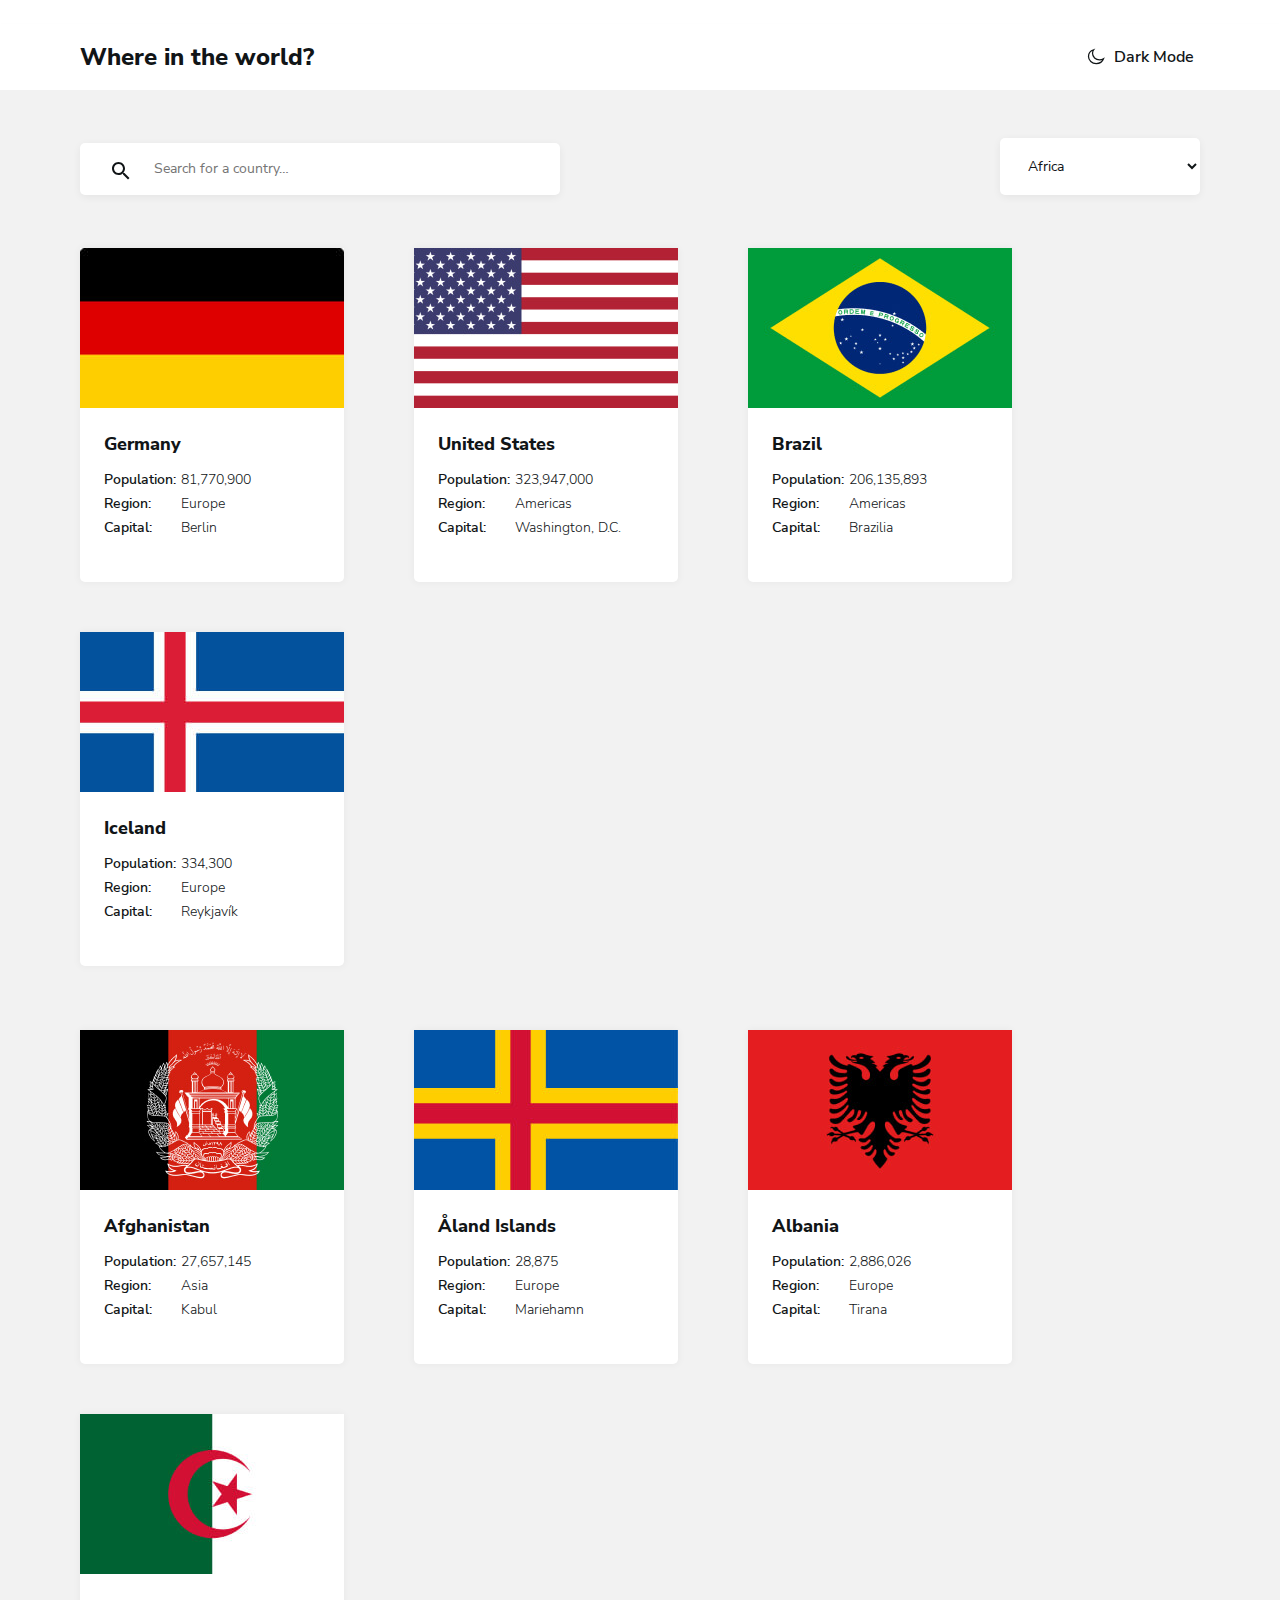
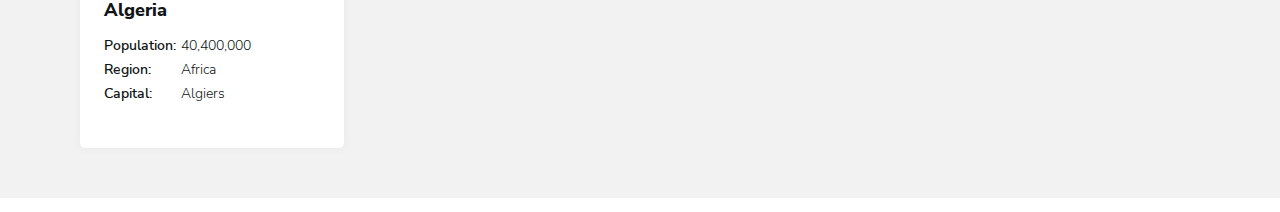
<file: index.html>
<!DOCTYPE html>
<html lang="en">
<head>
    <meta charset="UTF-8">
    <meta http-equiv="X-UA-Compatible" content="IE=edge">
    <meta name="viewport" content="width=device-width, initial-scale=1.0">
    <title>Countries</title>

    <!-- stylesheet -->
    <!-- <link rel="stylesheet" href="./css/normalize.css">
    <link rel="stylesheet" href="./css/styles.css"> -->
    <link rel="stylesheet" href="./css/mini.styles.css">
</head>
<body>
    <div class="container site-header-container">
        <header class="site-header">
                <a href="index.html" class="site-heading-link"><h1 class="site-heading">Where in the world?</h1></a>
                <div class="btn-box">
                    <button class="main-btn" type="button">
                        <svg class="moon-icon" xmlns="http://www.w3.org/2000/svg" width="20" height="20"><path fill="#fff" fill-rule="evenodd" stroke="currentColor" stroke-width="1.25" d="M13.553 13.815c-3.884 0-7.034-2.887-7.034-6.447 0-1.343.448-2.586 1.212-3.618-3.04.945-5.231 3.581-5.231 6.688 0 3.9 3.45 7.062 7.704 7.062 3.389 0 6.266-2.007 7.296-4.796a7.458 7.458 0 0 1-3.947 1.111Z" clip-rule="evenodd"/></svg>
                        <span class="main-btn-text">Dark Mode</span>
                    </button>
                </div>
        </header>
    </div>

    <main class="main-content">
        <div class="container main-container">
            <form action="https://echo.htmlacademy.ru" method="GET">

                <div>
                    <div class="search-wrapper">
                        <svg class="search-icon" xmlns="http://www.w3.org/2000/svg" width="18" height="18" fill="none"><path fill="currentColor" fill-rule="evenodd" d="M12.5 11h-.8l-.3-.3c1-1.1 1.6-2.6 1.6-4.2C13 2.9 10.1 0 6.5 0S0 2.9 0 6.5 2.9 13 6.5 13c1.6 0 3.1-.6 4.2-1.6l.3.3v.8l5 5 1.5-1.5-5-5Zm-6 0C4 11 2 9 2 6.5S4 2 6.5 2 11 4 11 6.5 9 11 6.5 11Z" clip-rule="evenodd"/></svg>
                        <input  type="search" class="search-input" aria-label="search" placeholder="Search for a country…">
                    </div>
                </div>
                <select name="countries" id="countries" aria-label="countries">
                    <option value="Africa">Africa</option>
                    <option value="America">America</option>
                    <option value="Asia">Asia</option>
                    <option value="Europe">Europe</option>
                    <option value="Oceania">Oceania</option>
                </select>
            </form>
            <ul class="countries-list margin-bottom">
                <li class="countries-item">
                    <a href="#" class="countries-link">
                        <img src="./img/flag-germany.jpg" alt="flag-germany" srcset="./img/flag-germany.jpg 1x, ./img/flag-germany@2x.jpg 2x" width="264" height="160">
                        <h3 class="countries-item-heading">Germany</h3>
                        <div class="countries-item-content-box">
                            <div>
                                <h4 class="countries-item-content-heading">Population:</h4>
                                <h4 class="countries-item-content-heading">Region:</h4>
                                <h4 class="countries-item-content-heading">Capital:</h4>
                            </div>
                            <div>
                                <span class="countries-item-content-text"> 81,770,900</span>
                                <span class="countries-item-content-text"> Europe</span>
                                <span class="countries-item-content-text">Berlin</span>
                            </div>
                        </div>
                    </a>
                </li>
                <li class="countries-item">
                    <a href="#" class="countries-link">
                        <img src="./img/united-states.jpg" alt="united-states-flag" srcset="./img/united-states.jpg 1x, ./img/united-states@2x.jpg 2x" width="264" height="160">
                        <h3 class="countries-item-heading">United States</h3>
                        <div class="countries-item-content-box">
                            <div>
                                <h4 class="countries-item-content-heading">Population:</h4>
                                <h4 class="countries-item-content-heading">Region:</h4>
                                <h4 class="countries-item-content-heading">Capital:</h4>
                            </div>
                            <div>
                                <span class="countries-item-content-text"> 323,947,000</span>
                                <span class="countries-item-content-text">Americas</span>
                                 <span class="countries-item-content-text">Washington, D.C.</span>
                            </div>

                        </div>
                    </a>
                </li>
                <li class="countries-item">
                    <a href="#" class="countries-link">
                        <img src="./img/brazil.jpg" alt="brazil-flag" srcset="./img/brazil.jpg 1x, ./img/brazil@2x.jpg 2x" width="264" height="160">
                        <h3 class="countries-item-heading">Brazil</h3>
                        <div class="countries-item-content-box">
                            <div>
                                <h4 class="countries-item-content-heading">Population:</h4>
                                <h4 class="countries-item-content-heading">Region:</h4>
                                <h4 class="countries-item-content-heading">Capital:</h4>
                            </div>
                            <div>
                                <span class="countries-item-content-text"> 206,135,893</span>
                                <span class="countries-item-content-text">Americas</span>
                                <span class="countries-item-content-text">Brazilia</span>
                            </div>
                        </div>
                    </a>
                </li>

                <li class="countries-item">
                    <a href="#" class="countries-link">
                        <img src="./img/island.jpg" alt="island-flag" srcset="./img/island.jpg 1x, ./img/island@2x.jpg 2x" width="264" height="160">
                        <h3 class="countries-item-heading">Iceland</h3>
                        <div class="countries-item-content-box">
                            <div>
                                <h4 class="countries-item-content-heading">Population:</h4>
                                <h4 class="countries-item-content-heading">Region:</h4>
                                <h4 class="countries-item-content-heading">Capital:</h4>
                            </div>
                            <div>
                                <span class="countries-item-content-text">334,300</span>
                                <span class="countries-item-content-text">Europe</span>
                                <span class="countries-item-content-text">Reykjavík</span>
                            </div>
                        </div>
                    </a>
                    </li>
                </ul>

                <ul class="countries-list">
                    <li class="countries-item">
                        <a href="#" class="countries-link">
                            <img src="./img/Afganistan.jpg" alt="Afganistan-flag" srcset="./img/Afganistan.jpg 1x, ./img/Afganistan@2x.jpg 2x" width="264" height="160">
                            <h3 class="countries-item-heading">Afghanistan</h3>
                            <div class="countries-item-content-box">
                                <div>
                                    <h4 class="countries-item-content-heading">Population:</h4>
                                    <h4 class="countries-item-content-heading">Region:</h4>
                                    <h4 class="countries-item-content-heading">Capital:</h4>
                                </div>
                                <div>
                                    <span class="countries-item-content-text">27,657,145</span>
                                    <span class="countries-item-content-text">Asia</span>
                                    <span class="countries-item-content-text">Kabul</span>
                                </div>
                            </div>
                        </a>
                    </li>
                    <li class="countries-item">
                        <a href="#" class="countries-link">
                            <img src="./img/aland-island.jpg" alt="aland-island flag" srcset="./img/aland-island.jpg 1x, ./img/aland-island@2x.jpg 2x" width="264" height="160">
                            <h3 class="countries-item-heading">Åland Islands</h3>
                            <div class="countries-item-content-box">
                                <div>
                                    <h4 class="countries-item-content-heading">Population:</h4>
                                    <h4 class="countries-item-content-heading">Region:</h4>
                                    <h4 class="countries-item-content-heading">Capital:</h4>
                                </div>
                                <div>
                                    <span class="countries-item-content-text">28,875</span>
                                    <span class="countries-item-content-text">Europe</span>
                                     <span class="countries-item-content-text">Mariehamn</span>
                                </div>
                            </div>
                        </a>
                    </li>
                    <li class="countries-item">
                        <a href="#" class="countries-link">
                            <img src="./img/Albania.jpg" alt="Albania flag" srcset="./img/Albania.jpg 1x, ./img/Albania@2x.jpg 2x" width="264" height="160">
                            <h3 class="countries-item-heading">Albania</h3>
                            <div class="countries-item-content-box">
                                <div>
                                    <h4 class="countries-item-content-heading">Population:</h4>
                                    <h4 class="countries-item-content-heading">Region:</h4>
                                    <h4 class="countries-item-content-heading">Capital:</h4>
                                </div>
                                <div>
                                    <span class="countries-item-content-text"> 2,886,026</span>
                                    <span class="countries-item-content-text">Europe</span>
                                     <span class="countries-item-content-text"> Tirana</span>
                                </div>
                            </div>
                        </a>
                    </li>
                    <li class="countries-item">
                        <a href="#" class="countries-link">
                            <img src="./img/Algeria.jpg" alt="Algeria flag" srcset="./img/Algeria.jpg 1x, ./img/Algeria@2x.jpg 2x" width="264" height="160">
                            <h3 class="countries-item-heading">Algeria</h3>
                            <div class="countries-item-content-box">
                                <div>
                                    <h4 class="countries-item-content-heading">Population:</h4>
                                    <h4 class="countries-item-content-heading">Region:</h4>
                                    <h4 class="countries-item-content-heading">Capital:</h4>
                                </div>
                                <div>
                                    <span class="countries-item-content-text"> 40,400,000</span>
                                    <span class="countries-item-content-text">Africa</span>
                                    <span class="countries-item-content-text"> Algiers</span>
                                </div>
                            </div>
                        </a>
                    </li>
                </ul>
        </div>
    </main>


    <script src="./js/main.js"></script>
</body>
</html>
</file>
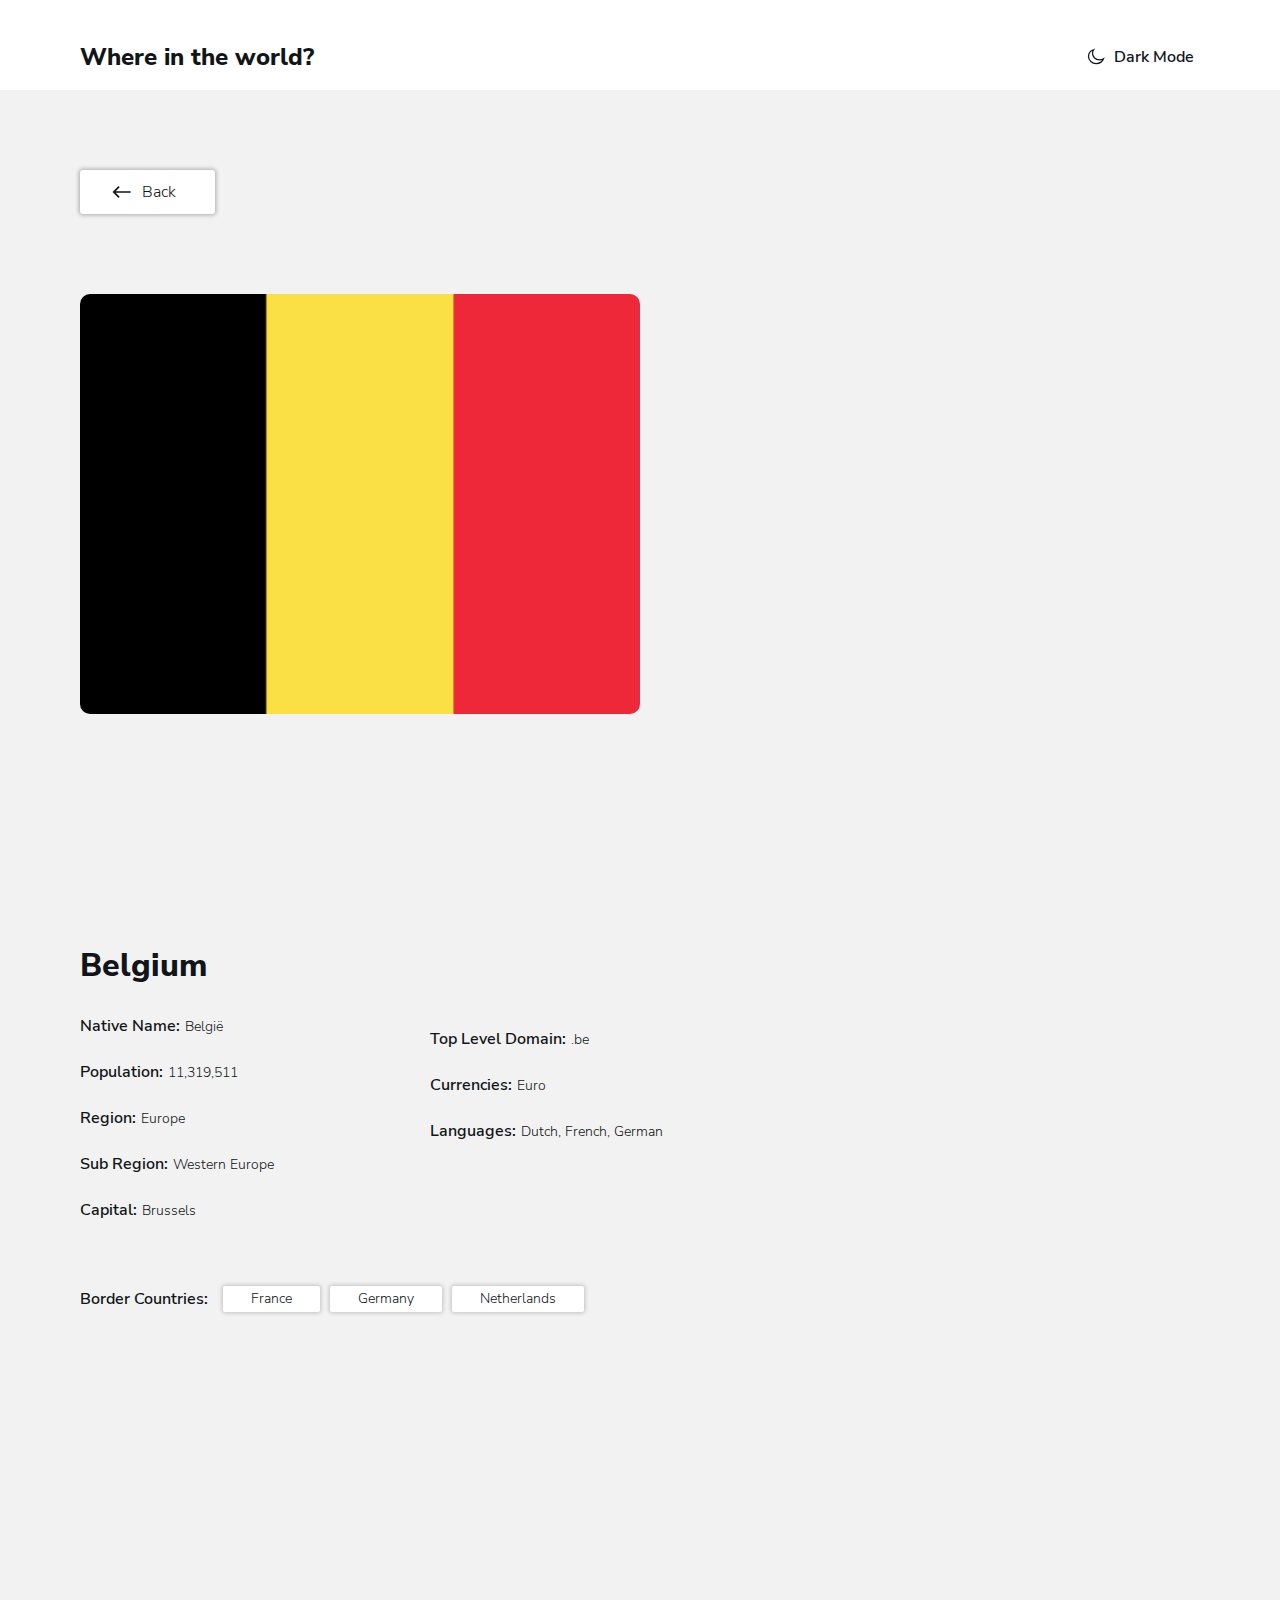
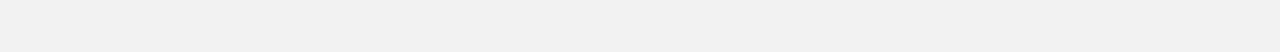
<file: detail.html>
<!DOCTYPE html>
<html lang="en">
<head>
    <meta charset="UTF-8">
    <meta http-equiv="X-UA-Compatible" content="IE=edge">
    <meta name="viewport" content="width=device-width, initial-scale=1.0">
    <title>Detail</title>

      <!-- stylesheet -->
      <!-- <link rel="stylesheet" href="./css/normalize.css">
      <link rel="stylesheet" href="./css/styles.css"> -->
      <link rel="stylesheet" href="./css/mini.styles.css">
</head>
<body>
    <div class="container site-header-container">
        <header class="site-header">
                <a href="index.html" class="site-heading-link"><h1 class="site-heading">Where in the world?</h1></a>
                <div class="btn-box">
                    <button class="main-btn" type="button">
                        <svg class="moon-icon" xmlns="http://www.w3.org/2000/svg" width="20" height="20"><path fill="#fff" fill-rule="evenodd" stroke="currentColor" stroke-width="1.25" d="M13.553 13.815c-3.884 0-7.034-2.887-7.034-6.447 0-1.343.448-2.586 1.212-3.618-3.04.945-5.231 3.581-5.231 6.688 0 3.9 3.45 7.062 7.704 7.062 3.389 0 6.266-2.007 7.296-4.796a7.458 7.458 0 0 1-3.947 1.111Z" clip-rule="evenodd"/></svg>
                        <span class="main-btn-text">Dark Mode</span>
                    </button>
                </div>
        </header>
    </div>

    <div class="container details-container">
        <main class="details-main">
            <section class="details">
                <div class="img-box">
                    <button class="back-btn" type="button">
                        <svg class="back-icon" xmlns="http://www.w3.org/2000/svg" width="20" height="20"><path fill="currentColor" fill-rule="evenodd" d="m6.464 4.107 1.179 1.179-3.89 3.889h14.85v1.65H3.753l3.89 3.889-1.179 1.179L.572 10l5.892-5.893Z" clip-rule="evenodd"/></svg>
                        <span class="back-btn-text">Back</span>
                    </button>
                    <img class="details-img" src="./img/flag-belgium.jpg" alt="belgium-flag" srcset="./img/flag-belgium.jpg 1x, ./img/flag-belgium@2x.jpg 2x" width="560" height="400">
                </div>
                <div class="details-content">
                    <div class="details-content-box">
                        <div class="details-content-left">
                            <h3 class="details-content-heading">Belgium</h3>
                            <p class="details-content-text"><span class="details-content-text-heading">Native Name:</span>België</p>
                            <p class="details-content-text"><span class="details-content-text-heading">Population:</span>11,319,511</p>
                            <p class="details-content-text"><span class="details-content-text-heading">Region:</span>Europe</p>
                            <p class="details-content-text"><span class="details-content-text-heading">Sub Region:</span>Western Europe</p>
                            <p class="details-content-text"><span class="details-content-text-heading">Capital:</span>Brussels</p>
                        </div>
                        <div class="details-content-right">
                            <p class="details-content-text"><span class="details-content-text-heading">Top Level Domain:</span>.be</p>
                            <p class="details-content-text"><span class="details-content-text-heading">Currencies:</span>Euro</p>
                            <p class="details-content-text"><span class="details-content-text-heading">Languages:</span>Dutch, French, German</p>
                        </div>
                    </div>
                    <div class="borders">
                        <h4 class="borders-heading">Border Countries: </h4>
                        <button class="border-btn" type="button">France</button>
                        <button class="border-btn" type="button">Germany</button>
                        <button class="border-btn" type="button">Netherlands</button>
                    </div>
                </div>
            </section>
        </main>
    </div>

    <script src="./js/main.js"></script>

</body>
</html>
</file>
<file: css/styles.css>
/* Fonts */
@font-face {
    font-family: "Nunito Sans";
    src: url(../fonts/NunitoSans-Light.woff) format("woff2"),
        url(../fonts/NunitoSans-Light.woff2) format("woff");
    font-weight: 300;
    font-style: normal;
    font-display: swap;
}

@font-face {
    font-family: "Nunito Sans";
    src: url(../fonts/NunitoSans-Regular.woff) format("woff2"),
        url(../fonts/NunitoSans-Regular.woff2) format("woff");
    font-weight: normal;
    font-style: normal;
    font-display: swap;
}

@font-face {
    font-family: "Nunito Sans";
    src: url(../fonts/NunitoSans-SemiBold.woff) format("woff2"),
        url(../fonts/NunitoSans-SemiBold.woff2) format("woff");
    font-weight: 600;
    font-style: normal;
    font-display: swap;
}

@font-face {
    font-family: "Nunito Sans";
    src: url(../fonts/NunitoSans-ExtraBold.woff) format("woff2"),
        url(../fonts/NunitoSans-ExtraBold.woff2) format("woff");
    font-weight: bold;
    font-style: normal;
    font-display: swap;
}

/* Custom properties */
:root {
    --accent-color: #111517;
    --bg-color: #f2f2f2;
    --white-color: #fff;
}
html {
    box-sizing: border-box;
    height: 100%;
    scroll-behavior: smooth;
}

*,
*::before,
*::after {
    box-sizing: inherit;
}

body {
    display: flex;
    flex-direction: column;
    height: 100%;
    padding: 0;
    margin: 0;
    font-size: 14px;
    font-family: "Nunito Sans", "Arial", sans-serif;
    line-height: 16px;
    background-color: var(--white-color);
    color: var(--accent-color);
    transition: background-color 0.4s ease,
    color 0.4s ease;
}
.dark-mode {
    --white-color: rgb(44, 55, 64) ;
    --accent-color: #fff;
    --bg-color: #202c36;
}

img {
    display: flex;
    max-width: 100%;
    height: auto;
}

.container {
    width: 100%;
    max-width: 1440px;
    padding-left: 80px;
    padding-right: 80px;
    margin-left: auto;
    margin-right: auto;
    background-color: var(--bg-color);
}

/* Site header styles */
.site-header {
    display: flex;
    align-items: center;
    justify-content: space-between;
    box-shadow: 0px 2px 4px rgba(0, 0, 0, 0.0562443);
    padding-left: 80px;
    padding-right: 80px;
    }
.site-header-container {
    width: 100%;
    max-width: 1440px;
    padding: 0;
    padding-top: 24px;
    background-color: var(--white-color);
}
.site-heading-link {
    display: block;
    text-decoration: none;
    color: var(--accent-color);
    white-space: nowrap;
}
.site-heading {
    display: block;
    font-weight: 800;
    font-size: 24px;
    line-height: 34px;
}

.btn-box {
    display: flex;
    align-items: center;
}
.main-btn {
    display: flex;
    border: 0;
    background-color: inherit;
    cursor: pointer;
    white-space: nowrap;
}
.main-btn-text {
    font-weight: 600;
    font-size: 16px;
    line-height: 22px;
    color: var(--accent-color);
    margin-left: 8px;
}

.main-btn:hover {
    opacity: 0.6;
}
.moon-icon {
    color: var(--accent-color);
}

/* Main content */
.main-content {
    flex-grow: 1;
}

.main-container {
    padding-top: 48px;
}

form {
    display: flex;
    align-items: center;
    justify-content: space-between;
    margin-bottom: 48px;
}

.search-wrapper {
    position: relative;
}

.search-icon {
    position: absolute;
    left: 32px;
    top: 19px;
    bottom: 19px;
    color: var(--accent-color);
    pointer-events: none;
}
.search-input {
    min-width: 480px;
    display: inline-block;
    padding-top: 18px;
    padding-bottom: 18px;
    padding-left: 74px;
    background-color: var(--white-color);
    border: 0;
    color: var(--accent-color);
    outline: none;
    white-space: wrap;
    box-shadow: 0px 2px 9px rgba(0, 0, 0, 0.06);
    border-radius: 5px;
}

select {
    width: 100%;
    max-width: 200px;
    border: 0;
    color: var(--accent-color);
    background-color: var(--white-color);
    padding-top: 18px;
    padding-bottom: 18px;
    padding-left: 24px;
    border-radius: 5px;
    margin-bottom: 5px;
    outline: none;
    white-space: wrap;
    box-shadow: 0px 2px 9px rgba(0, 0, 0, 0.06);
}
option {
    display: block;
    margin-top: 16px;
    margin-bottom: 16px;
    padding-left: 24px;
}

.countries-list {
    display: flex;
    flex-wrap: wrap;
    list-style: none;
    padding-left: 0;
    margin-left: -70px;
}

.countries-item {
    flex-shrink: 1;
    margin-left: 70px;
    background-color: var(--white-color);
    margin-bottom: 50px;
    box-shadow: 0px 0px 7px 2px rgba(0, 0, 0, 0.03);
    border-radius: 5px;
}
.countries-link {
    text-decoration: none;
    color: var(--accent-color);
}
.countries-link:hover {
    opacity: 0.8;
}

.countries-item-heading {
    font-weight: 800;
    font-size: 18px;
    line-height: 24px;
    margin-top: 24px;
    margin-bottom: 16px;
    margin-left: 24px;
}
.countries-item-content-box {
    display: flex;
    align-items: center;
    padding-left: 24px;
    padding-bottom: 46px;
}
.countries-item-content-heading {
    display: block;
    margin: 0;
    margin-right: 5px;
    font-weight: 600;
}
.countries-item-content-heading:not(:last-child) {
    margin-bottom: 8px;
}
.countries-item-content-text {
    display: block;
    margin: 0;
    font-weight: 300;
}
.countries-item-content-text:not(:last-child) {
    margin-bottom: 8px;
}

/*Details page styles  */
.details-container {
    padding-bottom: 340px;
}
.details {
    display: flex;
    align-items: center;
    justify-content: space-between;
    flex-wrap: wrap;
}
.img-box {
    display: flex;
    flex-direction: column;
    justify-content: flex-start;
}

.back-btn {
    width: 100%;
    max-width: 135px;
    display: flex;
    align-items: center;
    border: 0;
    border-radius: 3px;
    background-color: var(--white-color);
    padding: 10px 15px 10px 32px;
    margin-top: 80px;
    margin-bottom: 80px;
    line-height: 24px;
    box-shadow: 0px 0px 4px 1px rgba(0, 0, 0, 0.3);
}
.back-btn-text {
    color: var(--accent-color);
    font-weight: 300;
    font-size: 16px;
}

.back-icon {
    color: var(--accent-color);
    margin-right: 10px;
}

.details-img {
    display: flex;
    border-radius: 10px;
    width: 560px;
    height: 420px;
    object-fit: cover;
    flex-shrink: 0;
}
.details-content {
    margin-top: 230px;
    width: 100%;
    max-width: 600px;
}
.details-content-box {
    display: flex;
    align-items: center;
    justify-content: space-between;
    flex-wrap: wrap;
}
.details-content-left {
    width: 100%;
    max-width: 207px;
}

.details-content-heading {
    font-weight: 800;
    font-size: 32px;
    line-height: 43px;
    color: var(--accent-color);
    margin: 0;
    margin-bottom: 23px;
}
.details-content-text {
    font-size: 14px;
    line-height: 24px;
    font-weight: 300;
    margin-top: 0;
}
.details-content-text-heading {
    font-weight: 600;
    font-size: 16px;
    line-height: 32px;
    margin-right: 5px;
}
.details-content-right {
    width: 100%;
    max-width: 250px;
}
.borders {
    display: flex;
    align-items: center;
    flex-wrap: wrap;
    margin-top: 46px;
    margin-bottom: 0;
}

.borders-heading {
    font-weight: 600;
    font-size: 16px;
    line-height: 24px;
    margin: 0;
    margin-right: 15px;
    white-space: nowrap;
    }

.border-btn {
    padding: 5px 28px;
    background-color: var(--white-color);
    color: var(--accent-color);
    font-weight: 300;
    border-radius: 2px;
    border: 0;
    white-space: nowrap;
    box-shadow: 0px 0px 4px 1px rgba(0, 0, 0, 0.2);
}

.border-btn:not(:last-child) {
    margin-right: 10px;
}
</file>
<file: css/mini.styles.css>
/*! normalize.css v8.0.1 | MIT License | github.com/necolas/normalize.css */button,hr,input{overflow:visible}img,legend{max-width:100%}progress,sub,sup{vertical-align:baseline}body,html{height:100%}.search-wrapper,sub,sup{position:relative}option,select{padding-left:24px}.img-box,body{-webkit-box-orient:vertical;-webkit-box-direction:normal}html{line-height:1.15;-webkit-text-size-adjust:100%}details,main{display:block}h1{font-size:2em;margin:.67em 0}hr{-webkit-box-sizing:content-box;box-sizing:content-box;height:0}[type=checkbox],[type=radio],legend{-webkit-box-sizing:border-box;padding:0}code,kbd,pre,samp{font-family:monospace,monospace;font-size:1em}a{background-color:transparent}abbr[title]{border-bottom:none;text-decoration:underline;-webkit-text-decoration:underline dotted;text-decoration:underline dotted}b,strong{font-weight:bolder}small{font-size:80%}sub,sup{font-size:75%;line-height:0}sub{bottom:-.25em}sup{top:-.5em}img{border-style:none;display:-webkit-box;display:-ms-flexbox;display:flex;height:auto}button,input,optgroup,select,textarea{font-family:inherit;font-size:100%;line-height:1.15;margin:0}button,select{text-transform:none}[type=button],[type=reset],[type=submit],button{-webkit-appearance:button}[type=button]::-moz-focus-inner,[type=reset]::-moz-focus-inner,[type=submit]::-moz-focus-inner,button::-moz-focus-inner{border-style:none;padding:0}[type=button]:-moz-focusring,[type=reset]:-moz-focusring,[type=submit]:-moz-focusring,button:-moz-focusring{outline:ButtonText dotted 1px}fieldset{padding:.35em .75em .625em}legend{box-sizing:border-box;color:inherit;display:table;white-space:normal}.main-btn-text,.moon-icon,.site-heading-link,body{color:var(--accent-color)}textarea{overflow:auto}[type=checkbox],[type=radio]{box-sizing:border-box}.container,.site-header{padding-left:80px;padding-right:80px}[type=number]::-webkit-inner-spin-button,[type=number]::-webkit-outer-spin-button{height:auto}[type=search]{-webkit-appearance:textfield;outline-offset:-2px}[type=search]::-webkit-search-decoration{-webkit-appearance:none}::-webkit-file-upload-button{-webkit-appearance:button;font:inherit}summary{display:list-item}[hidden],template{display:none}.btn-box,.site-header,body{display:-webkit-box;display:-ms-flexbox}@font-face{font-family:"Nunito Sans";src:url(../fonts/NunitoSans-Light.woff) format("woff2"),url(../fonts/NunitoSans-Light.woff2) format("woff");font-weight:300;font-style:normal;font-display:swap}@font-face{font-family:"Nunito Sans";src:url(../fonts/NunitoSans-Regular.woff) format("woff2"),url(../fonts/NunitoSans-Regular.woff2) format("woff");font-weight:400;font-style:normal;font-display:swap}@font-face{font-family:"Nunito Sans";src:url(../fonts/NunitoSans-SemiBold.woff) format("woff2"),url(../fonts/NunitoSans-SemiBold.woff2) format("woff");font-weight:600;font-style:normal;font-display:swap}@font-face{font-family:"Nunito Sans";src:url(../fonts/NunitoSans-ExtraBold.woff) format("woff2"),url(../fonts/NunitoSans-ExtraBold.woff2) format("woff");font-weight:700;font-style:normal;font-display:swap}:root{--accent-color:#111517;--bg-color:#f2f2f2;--white-color:#fff}html{-webkit-box-sizing:border-box;box-sizing:border-box;scroll-behavior:smooth}*,::after,::before{-webkit-box-sizing:inherit;box-sizing:inherit}body{display:flex;-ms-flex-direction:column;flex-direction:column;padding:0;margin:0;font-size:14px;font-family:"Nunito Sans",Arial,sans-serif;line-height:16px;background-color:var(--white-color);-webkit-transition:background-color .4s,color .4s;-o-transition:background-color .4s,color .4s;transition:background-color .4s,color .4s}.dark-mode{--white-color:rgb(44, 55, 64);--accent-color:#fff;--bg-color:#202c36}.container{width:100%;max-width:1440px;margin-left:auto;margin-right:auto;background-color:var(--bg-color)}.site-header{display:flex;-webkit-box-align:center;-ms-flex-align:center;align-items:center;-webkit-box-pack:justify;-ms-flex-pack:justify;justify-content:space-between;-webkit-box-shadow:0 2px 4px rgba(0,0,0,.0562443);box-shadow:0 2px 4px rgba(0,0,0,.0562443)}.site-header-container{width:100%;max-width:1440px;padding:24px 0 0;background-color:var(--white-color)}.site-heading-link{display:block;text-decoration:none;white-space:nowrap}.site-heading{display:block;font-weight:800;font-size:24px;line-height:34px}.btn-box{display:flex;-webkit-box-align:center;-ms-flex-align:center;align-items:center}.countries-list,.main-btn,form{display:-webkit-box;display:-ms-flexbox}.main-btn{display:flex;border:0;background-color:inherit;cursor:pointer;white-space:nowrap}.main-btn-text{font-weight:600;font-size:16px;line-height:22px;margin-left:8px}.main-btn:hover{opacity:.6}.main-content{-webkit-box-flex:1;-ms-flex-positive:1;flex-grow:1}.main-container{padding-top:48px}.search-input,select{padding-top:18px;padding-bottom:18px;outline:0;white-space:wrap;background-color:var(--white-color);color:var(--accent-color)}form{display:flex;-webkit-box-align:center;-ms-flex-align:center;align-items:center;-webkit-box-pack:justify;-ms-flex-pack:justify;justify-content:space-between;margin-bottom:48px}.search-icon{position:absolute;left:32px;top:19px;bottom:19px;color:var(--accent-color);pointer-events:none}.search-input{min-width:480px;display:inline-block;padding-left:74px;border:0;-webkit-box-shadow:0 2px 9px rgba(0,0,0,.06);box-shadow:0 2px 9px rgba(0,0,0,.06);border-radius:5px}select{width:100%;max-width:200px;border:0;border-radius:5px;margin-bottom:5px;-webkit-box-shadow:0 2px 9px rgba(0,0,0,.06);box-shadow:0 2px 9px rgba(0,0,0,.06)}option{display:block;margin-top:16px;margin-bottom:16px}.countries-list{display:flex;-ms-flex-wrap:wrap;flex-wrap:wrap;list-style:none;padding-left:0;margin-left:-70px}.countries-item{-ms-flex-negative:1;flex-shrink:1;margin-left:70px;background-color:var(--white-color);margin-bottom:50px;-webkit-box-shadow:0 0 7px 2px rgba(0,0,0,.03);box-shadow:0 0 7px 2px rgba(0,0,0,.03);border-radius:5px}.countries-link{text-decoration:none;color:var(--accent-color)}.countries-link:hover{opacity:.8}.countries-item-heading{font-weight:800;font-size:18px;line-height:24px;margin-top:24px;margin-bottom:16px;margin-left:24px}.countries-item-content-box{display:-webkit-box;display:-ms-flexbox;display:flex;-webkit-box-align:center;-ms-flex-align:center;align-items:center;padding-left:24px;padding-bottom:46px}.countries-item-content-heading{display:block;margin:0 5px 0 0;font-weight:600}.countries-item-content-heading:not(:last-child),.countries-item-content-text:not(:last-child){margin-bottom:8px}.countries-item-content-text{display:block;margin:0;font-weight:300}.details,.details-content-box,.img-box{display:-webkit-box;display:-ms-flexbox}.back-icon,.border-btn:not(:last-child){margin-right:10px}.details-container{padding-bottom:340px}.details,.details-content-box{display:flex;-webkit-box-align:center;-ms-flex-align:center;align-items:center;-webkit-box-pack:justify;-ms-flex-pack:justify;justify-content:space-between;-ms-flex-wrap:wrap;flex-wrap:wrap}.img-box{display:flex;-ms-flex-direction:column;flex-direction:column;-webkit-box-pack:start;-ms-flex-pack:start;justify-content:flex-start}.back-btn,.details-img{display:-webkit-box;display:-ms-flexbox}.back-btn{width:100%;max-width:135px;display:flex;-webkit-box-align:center;-ms-flex-align:center;align-items:center;border:0;border-radius:3px;background-color:var(--white-color);padding:10px 15px 10px 32px;margin-top:80px;margin-bottom:80px;line-height:24px;-webkit-box-shadow:0 0 4px 1px rgba(0,0,0,.3);box-shadow:0 0 4px 1px rgba(0,0,0,.3)}.back-btn-text{color:var(--accent-color);font-weight:300;font-size:16px}.back-icon{color:var(--accent-color)}.details-img{display:flex;border-radius:10px;width:560px;height:420px;-o-object-fit:cover;object-fit:cover;-ms-flex-negative:0;flex-shrink:0}.details-content{margin-top:230px;width:100%;max-width:600px}.details-content-left{width:100%;max-width:207px}.details-content-heading{font-weight:800;font-size:32px;line-height:43px;color:var(--accent-color);margin:0 0 23px}.details-content-text{font-size:14px;line-height:24px;font-weight:300;margin-top:0}.details-content-text-heading{font-weight:600;font-size:16px;line-height:32px;margin-right:5px}.details-content-right{width:100%;max-width:250px}.borders{display:-webkit-box;display:-ms-flexbox;display:flex;-webkit-box-align:center;-ms-flex-align:center;align-items:center;-ms-flex-wrap:wrap;flex-wrap:wrap;margin-top:46px;margin-bottom:0}.borders-heading{font-weight:600;font-size:16px;line-height:24px;margin:0 15px 0 0;white-space:nowrap}.border-btn{padding:5px 28px;background-color:var(--white-color);color:var(--accent-color);font-weight:300;border-radius:2px;border:0;white-space:nowrap;-webkit-box-shadow:0 0 4px 1px rgba(0,0,0,.2);box-shadow:0 0 4px 1px rgba(0,0,0,.2)}
</file>
